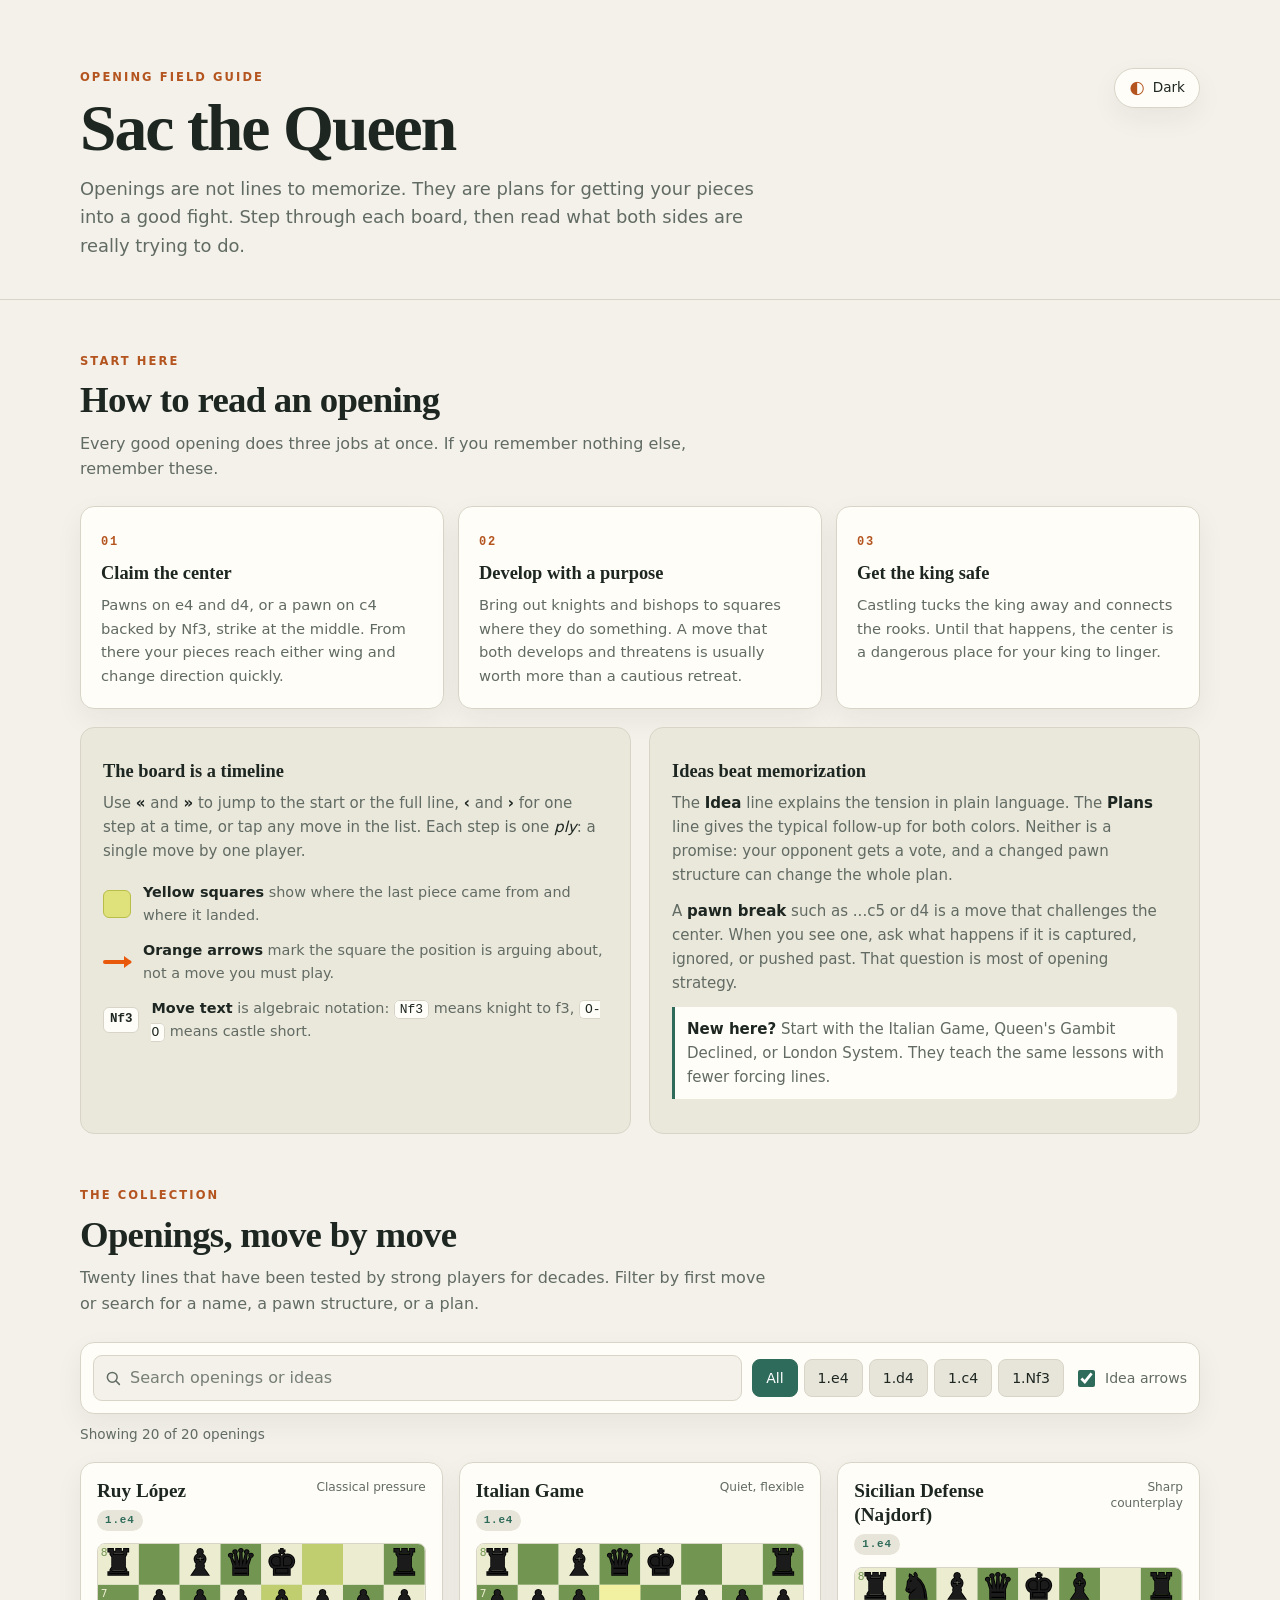
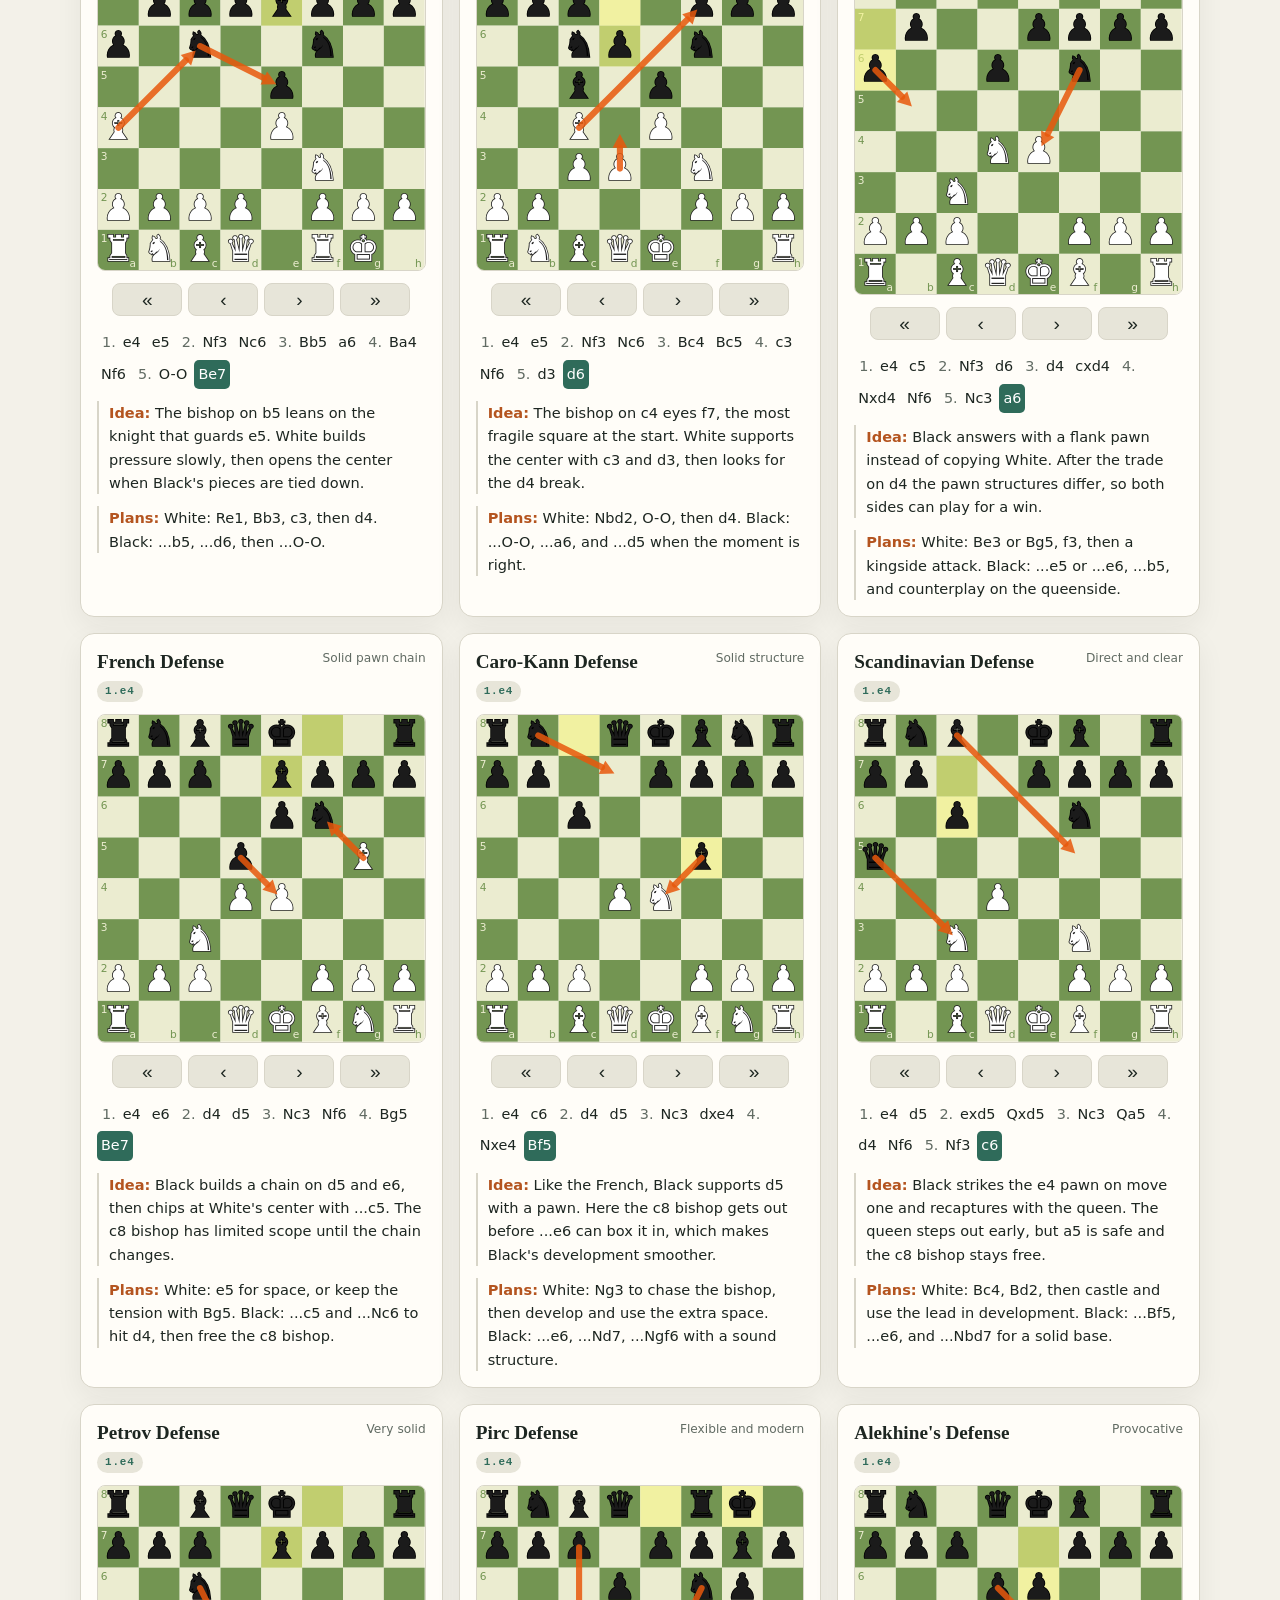
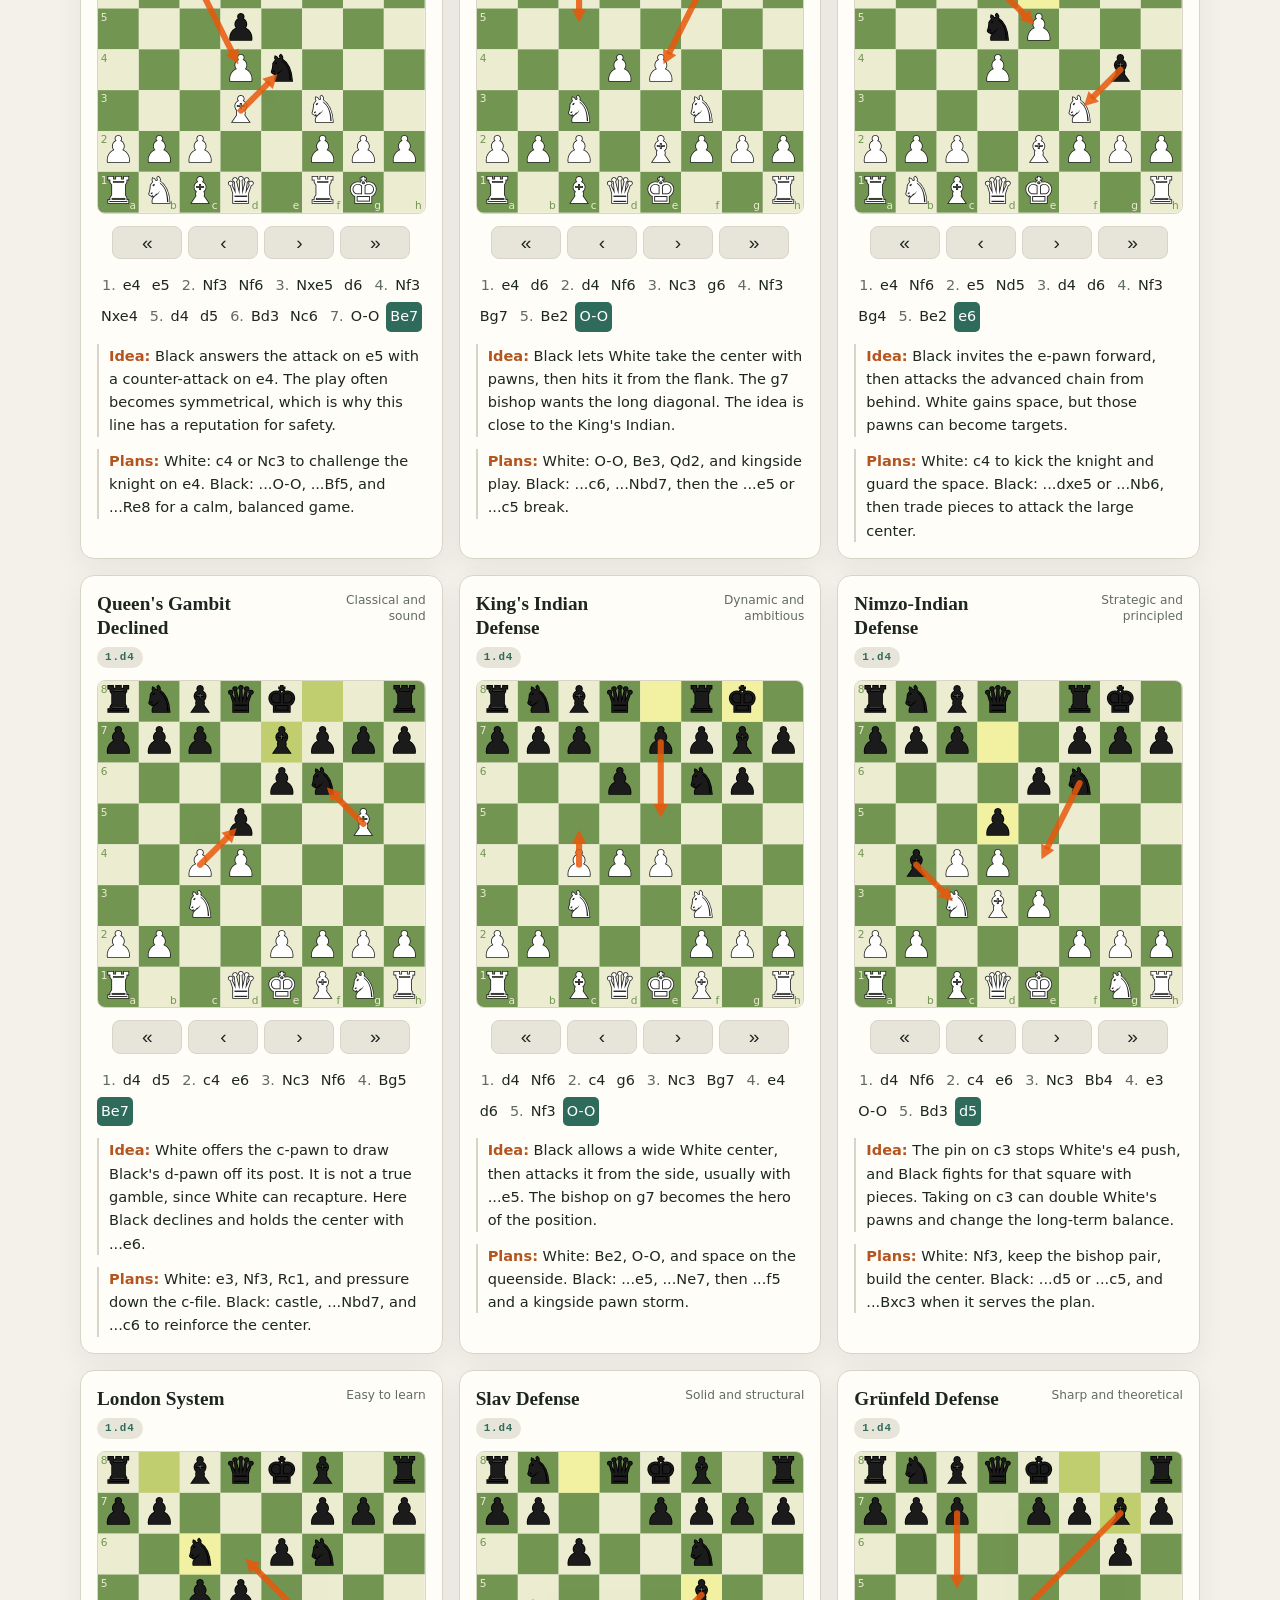
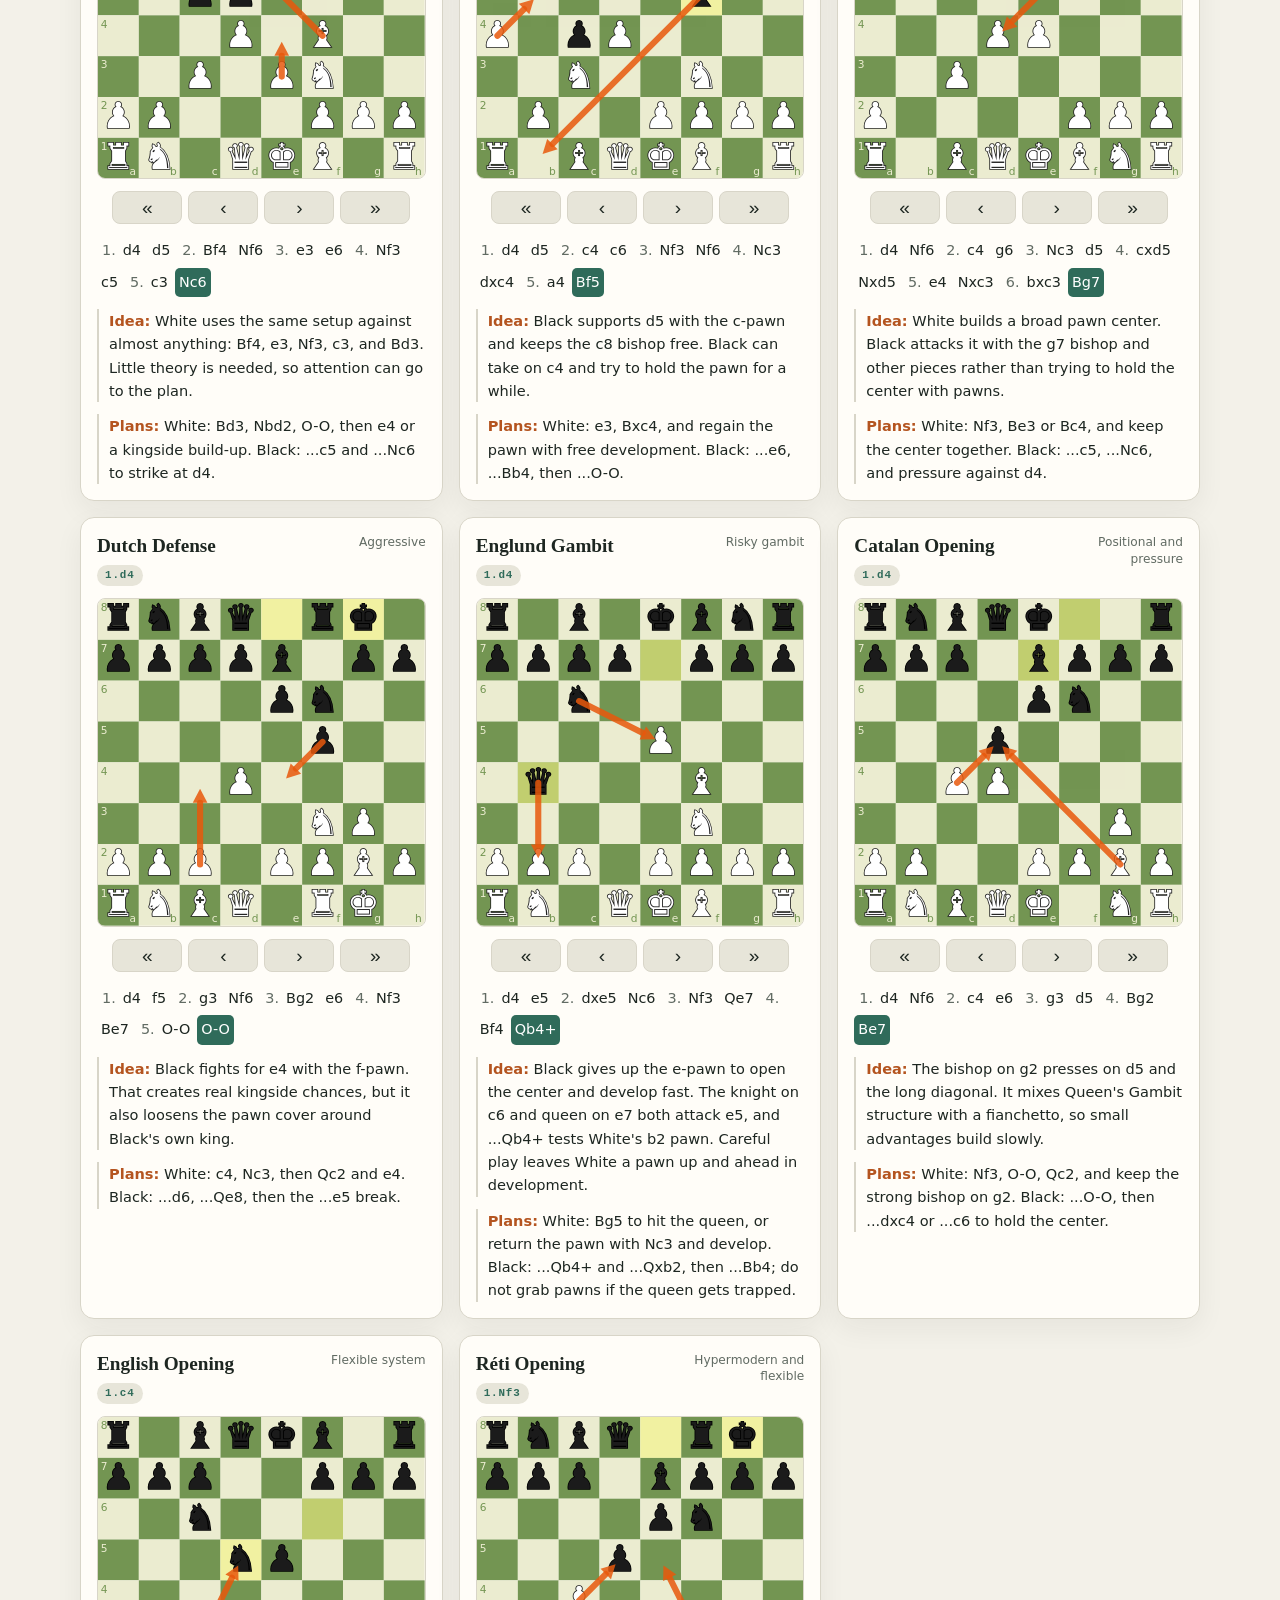
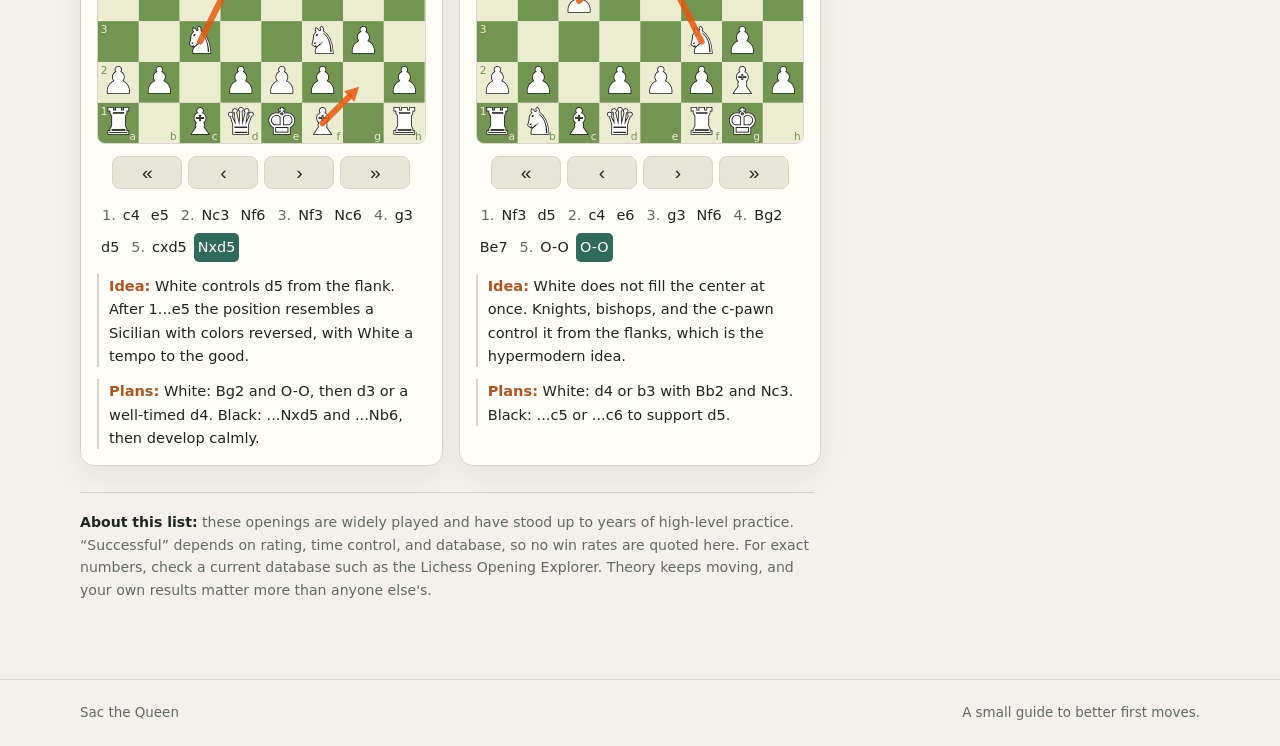
<file: index.html>
<!DOCTYPE html>
<html lang="en">
<head>
<meta charset="utf-8">
<meta name="viewport" content="width=device-width, initial-scale=1">
<title>Sac the Queen</title>
<meta http-equiv="refresh" content="0; url=/sacthequeen">
<link rel="canonical" href="/sacthequeen">
</head>
<body>
<p><a href="/sacthequeen">Continue to Sac the Queen</a></p>
<script>location.replace("/sacthequeen");</script>
</body>
</html>
</file>
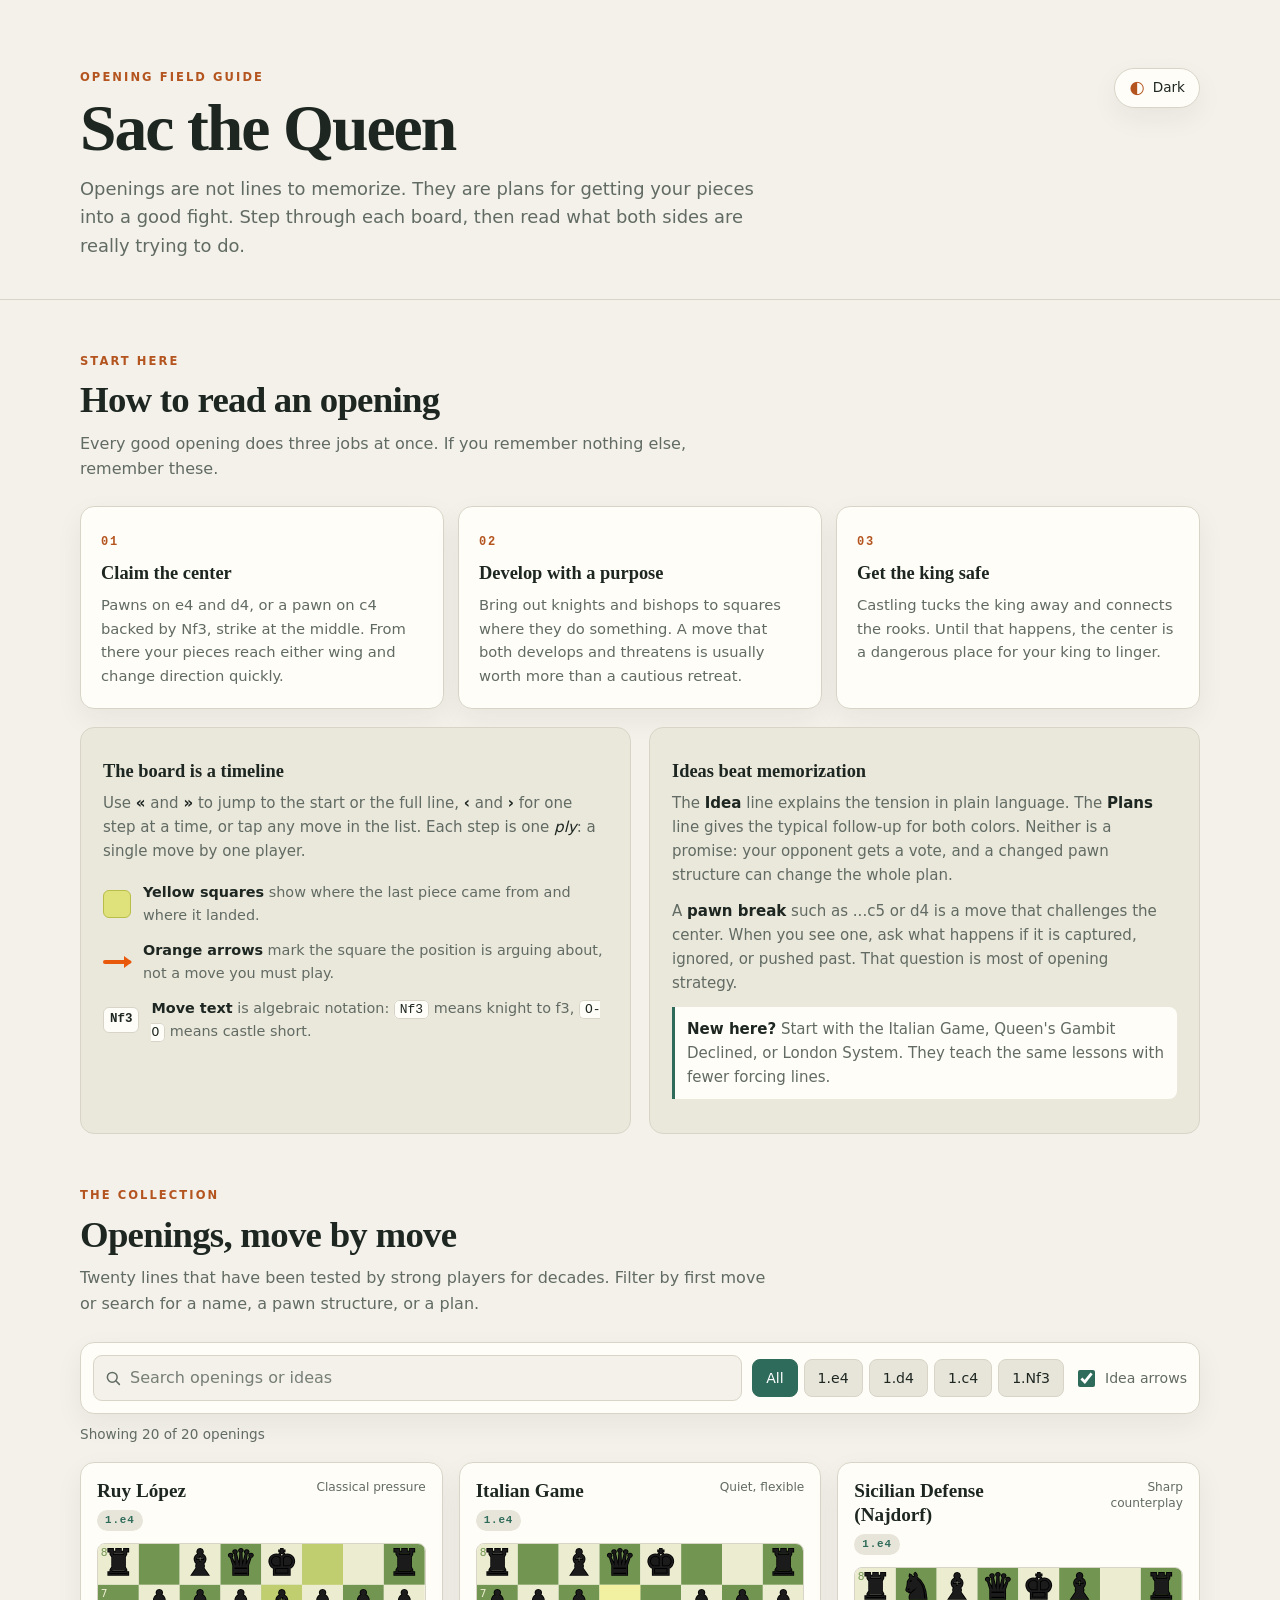
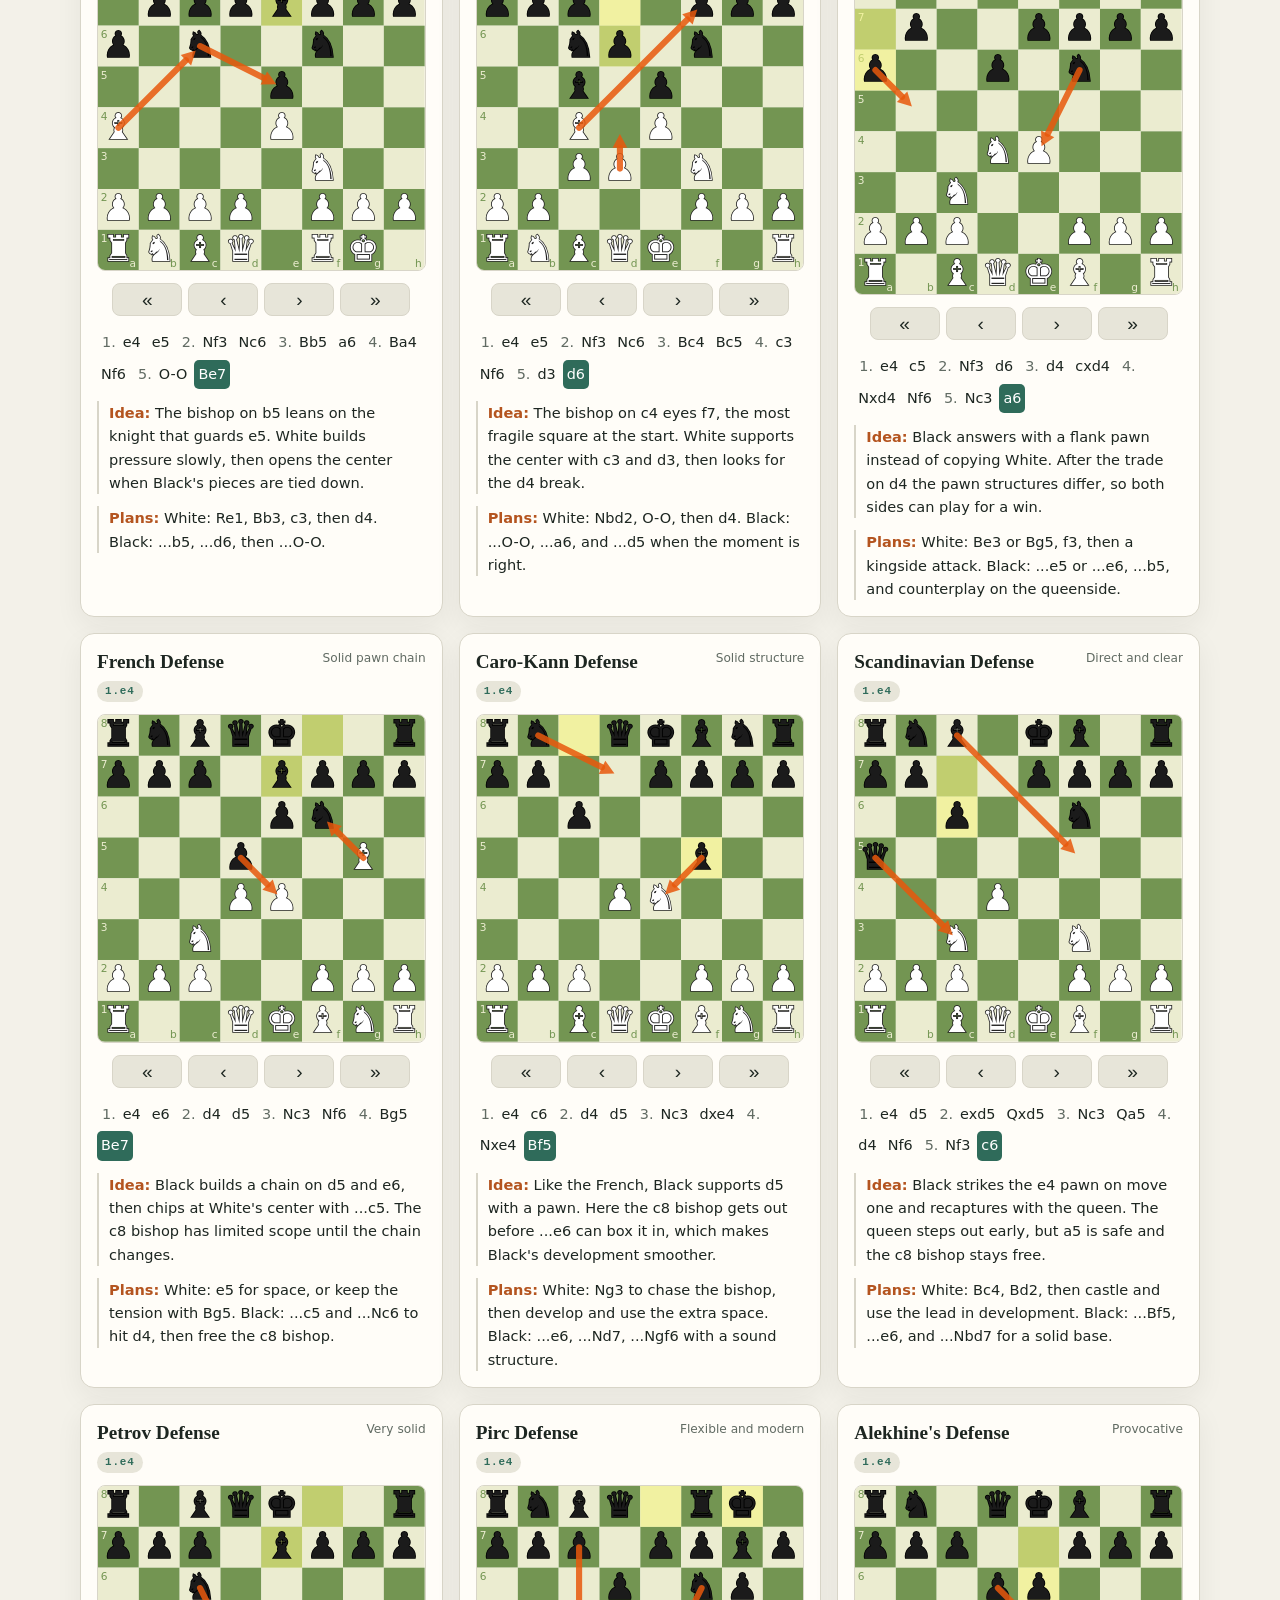
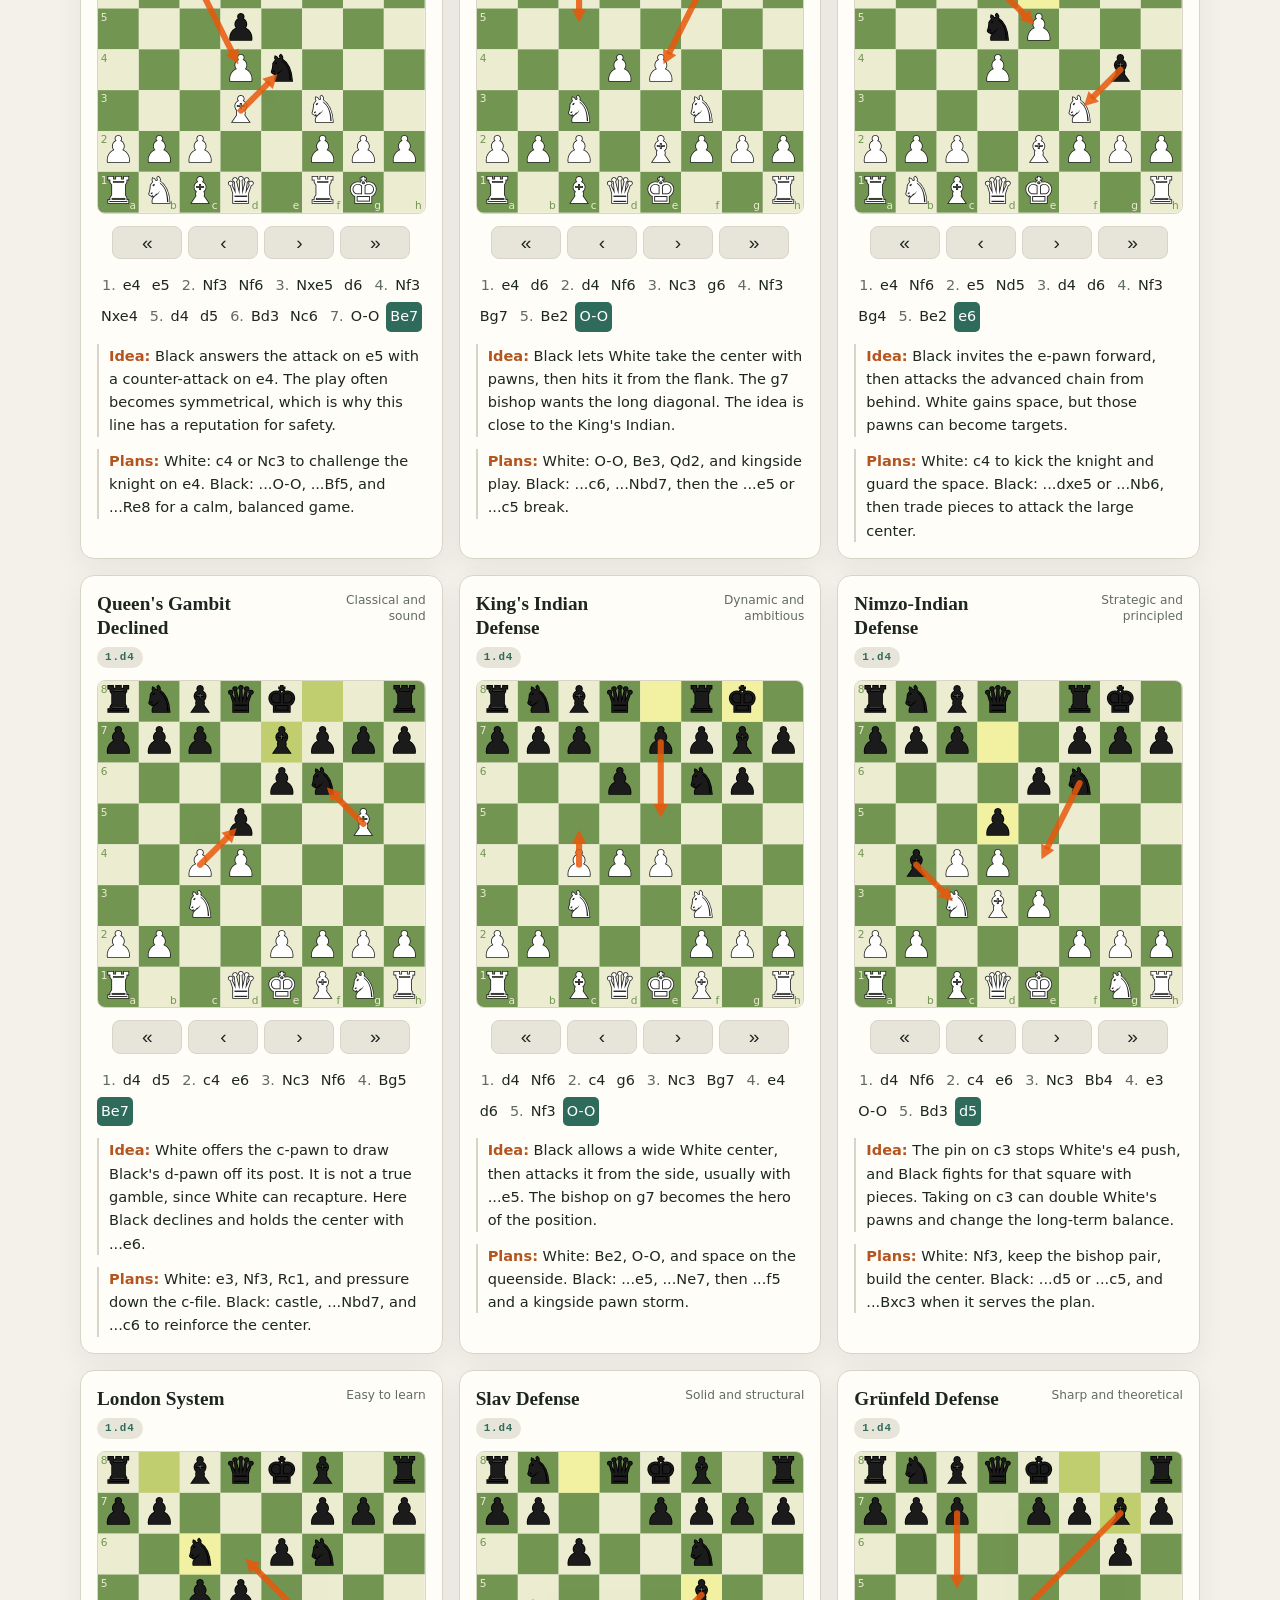
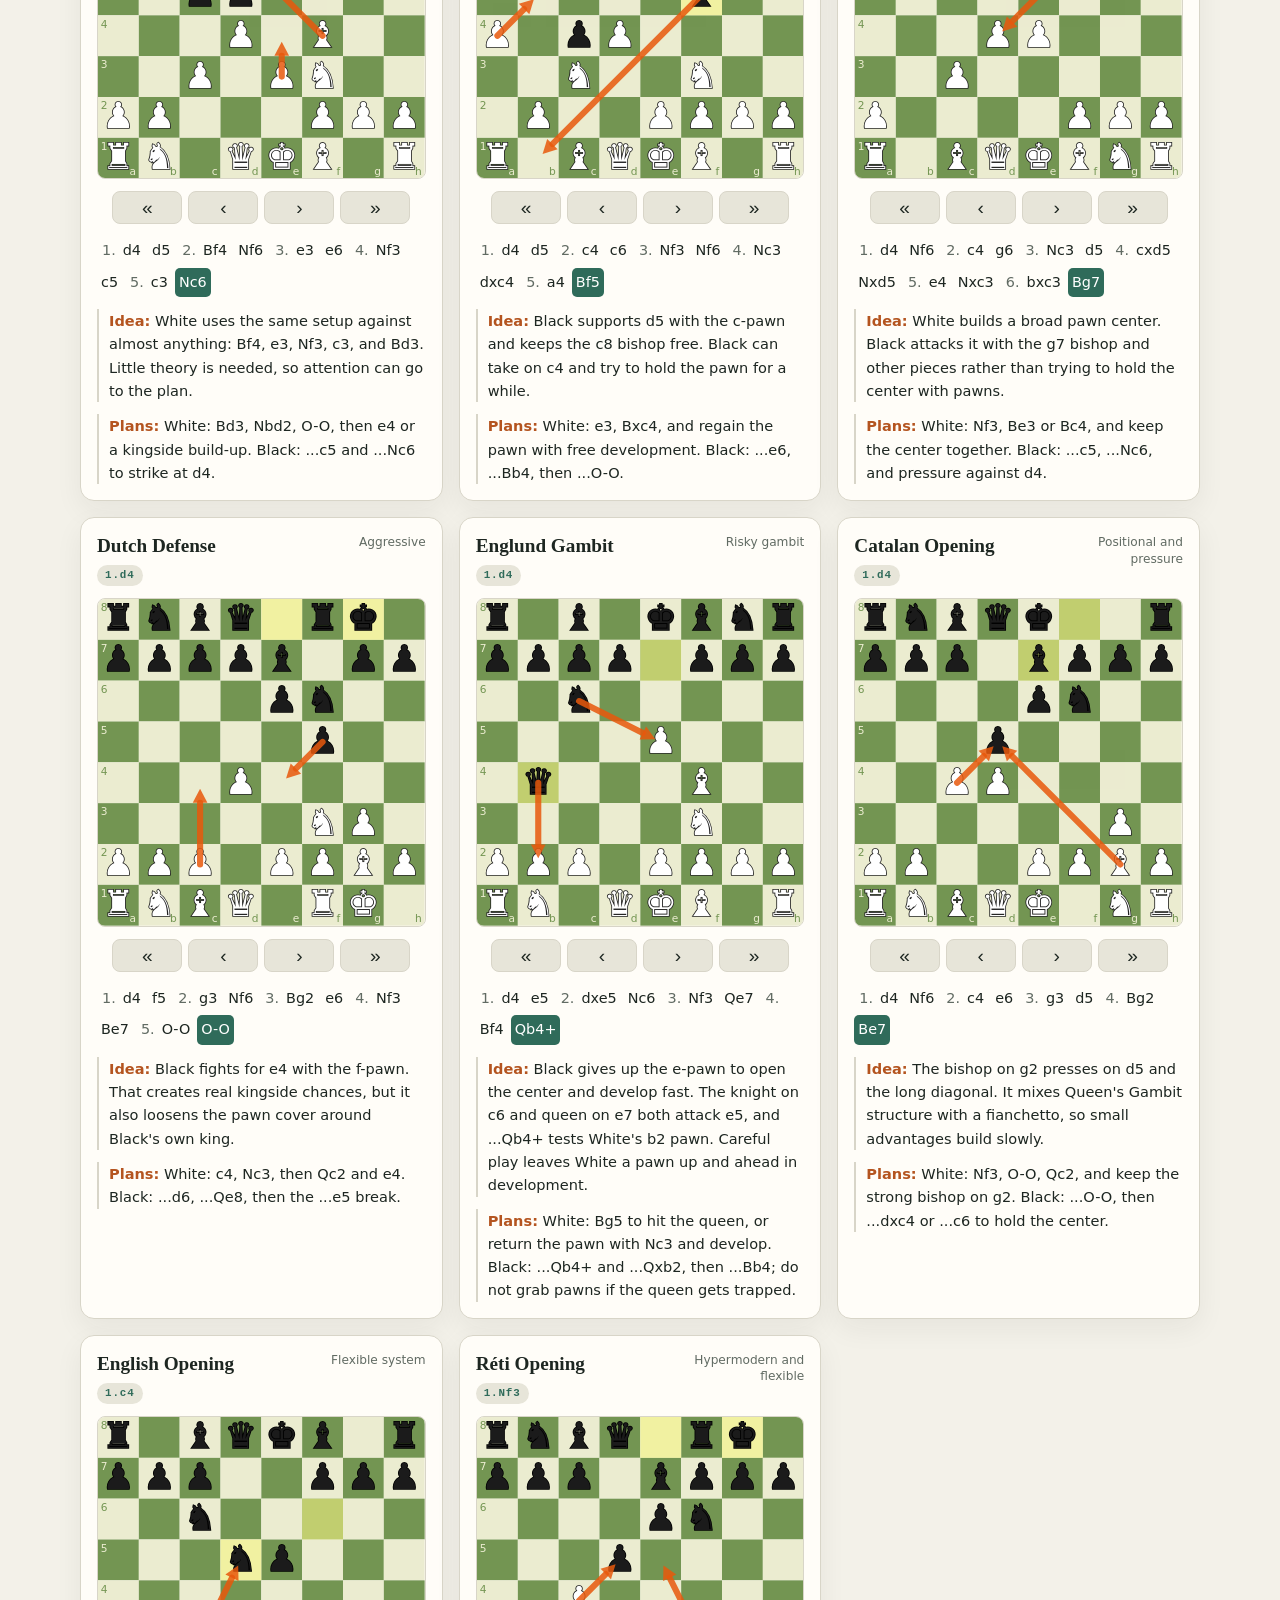
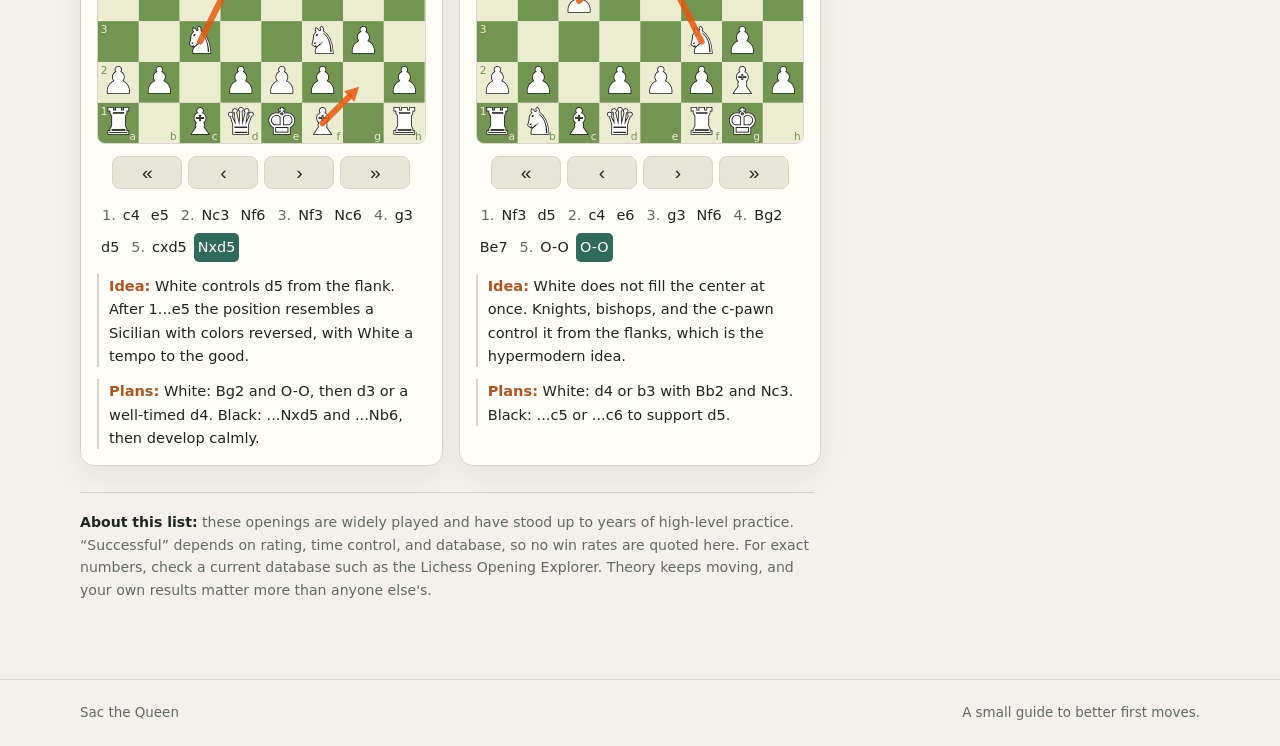
<file: sacthequeen/index.html>
<!DOCTYPE html>
<html lang="en">
<head>
<meta charset="utf-8">
<meta name="viewport" content="width=device-width, initial-scale=1, viewport-fit=cover">
<title>Sac the Queen — Chess Openings, Move by Move</title>
<meta name="description" content="A visual field guide to 20 trusted chess openings. Step through the moves, read the ideas, and learn the plans behind each position.">
<meta name="theme-color" content="#f3f1e9">
<meta property="og:type" content="website">
<meta property="og:title" content="Sac the Queen — Chess Openings, Move by Move">
<meta property="og:description" content="A visual field guide to 20 trusted chess openings. Step through the moves, read the ideas, and learn the plans.">
<link rel="stylesheet" href="/sacthequeen/styles.css">
<script src="/sacthequeen/app.js" defer></script>
</head>
<body>
<a class="skip" href="#openings">Skip to openings</a>
<header class="site-header">
  <div class="wrap header-inner">
    <div>
      <p class="eyebrow">Opening field guide</p>
      <h1>Sac the Queen</h1>
      <p class="lede">Openings are not lines to memorize. They are plans for getting your pieces into a good fight. Step through each board, then read what both sides are really trying to do.</p>
    </div>
    <button id="theme" class="theme" type="button" aria-label="Switch color theme">
      <span class="theme-icon" aria-hidden="true">◐</span>
      <span class="theme-label">Theme</span>
    </button>
  </div>
</header>
<main class="wrap">
  <section class="guide" id="guide" aria-labelledby="guide-title">
    <div class="section-head">
      <p class="kicker">Start here</p>
      <h2 id="guide-title">How to read an opening</h2>
      <p class="section-lede">Every good opening does three jobs at once. If you remember nothing else, remember these.</p>
    </div>
    <div class="principles">
      <article class="principle">
        <span class="num">01</span>
        <h3>Claim the center</h3>
        <p>Pawns on e4 and d4, or a pawn on c4 backed by Nf3, strike at the middle. From there your pieces reach either wing and change direction quickly.</p>
      </article>
      <article class="principle">
        <span class="num">02</span>
        <h3>Develop with a purpose</h3>
        <p>Bring out knights and bishops to squares where they do something. A move that both develops and threatens is usually worth more than a cautious retreat.</p>
      </article>
      <article class="principle">
        <span class="num">03</span>
        <h3>Get the king safe</h3>
        <p>Castling tucks the king away and connects the rooks. Until that happens, the center is a dangerous place for your king to linger.</p>
      </article>
    </div>
    <div class="guide-grid">
      <article class="explainer">
        <h3>The board is a timeline</h3>
        <p>Use <b>«</b> and <b>»</b> to jump to the start or the full line, <b>‹</b> and <b>›</b> for one step at a time, or tap any move in the list. Each step is one <em>ply</em>: a single move by one player.</p>
        <ul class="legend">
          <li><span class="swatch yellow" aria-hidden="true"></span><span><b>Yellow squares</b> show where the last piece came from and where it landed.</span></li>
          <li><span class="swatch orange" aria-hidden="true"></span><span><b>Orange arrows</b> mark the square the position is arguing about, not a move you must play.</span></li>
          <li><span class="swatch notation" aria-hidden="true">Nf3</span><span><b>Move text</b> is algebraic notation: <code>Nf3</code> means knight to f3, <code>O-O</code> means castle short.</span></li>
        </ul>
      </article>
      <article class="explainer">
        <h3>Ideas beat memorization</h3>
        <p>The <b>Idea</b> line explains the tension in plain language. The <b>Plans</b> line gives the typical follow-up for both colors. Neither is a promise: your opponent gets a vote, and a changed pawn structure can change the whole plan.</p>
        <p>A <b>pawn break</b> such as ...c5 or d4 is a move that challenges the center. When you see one, ask what happens if it is captured, ignored, or pushed past. That question is most of opening strategy.</p>
        <p class="hint"><b>New here?</b> Start with the Italian Game, Queen's Gambit Declined, or London System. They teach the same lessons with fewer forcing lines.</p>
      </article>
    </div>
  </section>

  <section class="openings" id="openings" aria-labelledby="openings-title">
    <div class="section-head">
      <p class="kicker">The collection</p>
      <h2 id="openings-title">Openings, move by move</h2>
      <p class="section-lede">Twenty lines that have been tested by strong players for decades. Filter by first move or search for a name, a pawn structure, or a plan.</p>
    </div>
    <div class="toolbar">
      <label class="search">
        <span class="sr-only">Search openings</span>
        <svg viewBox="0 0 24 24" aria-hidden="true"><circle cx="11" cy="11" r="6.5"/><path d="m16 16 4.5 4.5"/></svg>
        <input id="search" type="search" placeholder="Search openings or ideas" autocomplete="off">
      </label>
      <div class="filters" role="group" aria-label="Filter by first move">
        <button class="chip" type="button" data-f="all" aria-pressed="true">All</button>
        <button class="chip" type="button" data-f="e4" aria-pressed="false">1.e4</button>
        <button class="chip" type="button" data-f="d4" aria-pressed="false">1.d4</button>
        <button class="chip" type="button" data-f="c4" aria-pressed="false">1.c4</button>
        <button class="chip" type="button" data-f="Nf3" aria-pressed="false">1.Nf3</button>
      </div>
      <label class="toggle"><input type="checkbox" id="ar" checked><span>Idea arrows</span></label>
    </div>
    <p id="count" class="count" aria-live="polite"></p>
    <div class="grid" id="grid"></div>
    <p id="empty" class="empty" hidden>No openings match that search. Try a shorter word, or choose <b>All</b> above.</p>
    <p class="note"><b>About this list:</b> these openings are widely played and have stood up to years of high-level practice. “Successful” depends on rating, time control, and database, so no win rates are quoted here. For exact numbers, check a current database such as the Lichess Opening Explorer. Theory keeps moving, and your own results matter more than anyone else's.</p>
  </section>
</main>
<footer class="site-footer">
  <div class="wrap"><span>Sac the Queen</span><span>A small guide to better first moves.</span></div>
</footer>
</body>
</html>
</file>
<file: sacthequeen/styles.css>
:root{--bg:#f3f1e9;--bg2:#eae7db;--fg:#1d2621;--mut:#616b63;--card:#fffdf8;--bd:#d8d5c8;--ac:#2f6b5a;--ac2:#b4541f;--chip:#e7e5d9;--on-ac:#fff;--shadow:0 10px 28px rgba(29,38,33,.06);--radius:14px;color-scheme:light;box-sizing:border-box}
*,*::before,*::after{box-sizing:inherit}
@media (prefers-color-scheme:dark){:root:not([data-theme=light]){color-scheme:dark;--bg:#111613;--bg2:#19211c;--fg:#e8eee9;--mut:#a0aea5;--card:#1a221d;--bd:#303b34;--ac:#79c9a9;--ac2:#f0a567;--chip:#27322b;--on-ac:#101712;--shadow:0 10px 28px rgba(0,0,0,.22)}}
:root[data-theme=dark]{color-scheme:dark;--bg:#111613;--bg2:#19211c;--fg:#e8eee9;--mut:#a0aea5;--card:#1a221d;--bd:#303b34;--ac:#79c9a9;--ac2:#f0a567;--chip:#27322b;--on-ac:#101712;--shadow:0 10px 28px rgba(0,0,0,.22)}
html{scroll-behavior:smooth;scroll-padding-top:20px}
@media (prefers-reduced-motion:reduce){html{scroll-behavior:auto}}
body{margin:0;background:radial-gradient(900px 420px at 85% -10%,var(--bg2),transparent 70%),var(--bg);color:var(--fg);font:16px/1.6 system-ui,-apple-system,"Segoe UI",Roboto,sans-serif;-webkit-font-smoothing:antialiased}
.wrap{width:min(1120px,100% - 32px);margin-inline:auto}
.skip{position:absolute;left:-9999px;top:8px;background:var(--card);color:var(--fg);padding:10px 14px;border-radius:8px;z-index:10}
.skip:focus{left:16px}
.site-header{border-bottom:1px solid var(--bd)}
.header-inner{display:flex;justify-content:space-between;align-items:flex-start;gap:24px;padding:clamp(34px,7vw,68px) 0 38px}
.eyebrow,.kicker{margin:0 0 10px;color:var(--ac2);font-size:.72rem;font-weight:800;letter-spacing:.18em;text-transform:uppercase}
h1{font:700 clamp(2.4rem,7vw,4.1rem)/.98 "Iowan Old Style","Palatino Linotype",Palatino,Georgia,serif;letter-spacing:-.03em;margin:0 0 14px}
.lede{font-size:clamp(1rem,2vw,1.12rem);color:var(--mut);max-width:62ch;margin:0}
.theme{flex:none;display:inline-flex;align-items:center;gap:8px;border:1px solid var(--bd);background:var(--card);color:var(--fg);border-radius:999px;padding:8px 14px;font:inherit;font-size:.85rem;cursor:pointer;box-shadow:var(--shadow)}
.theme:hover{border-color:var(--ac)}
.theme-icon{font-size:1.1rem;line-height:1;color:var(--ac2)}
main{padding-bottom:64px}
.guide,.openings{padding-top:52px}
.section-head{max-width:68ch;margin-bottom:24px}
.section-head h2{font:700 clamp(1.6rem,4vw,2.3rem)/1.1 "Iowan Old Style","Palatino Linotype",Palatino,Georgia,serif;letter-spacing:-.02em;margin:0 0 10px}
.section-lede{color:var(--mut);margin:0}
.principles{display:grid;grid-template-columns:repeat(auto-fit,minmax(min(100%,240px),1fr));gap:14px}
.principle{background:var(--card);border:1px solid var(--bd);border-radius:var(--radius);padding:20px;box-shadow:var(--shadow)}
.num{font:800 .75rem/1 ui-monospace,SFMono-Regular,Menlo,monospace;letter-spacing:.14em;color:var(--ac2)}
.principle h3,.explainer h3{font:700 1.15rem/1.25 "Iowan Old Style","Palatino Linotype",Palatino,Georgia,serif;margin:10px 0 8px}
.principle p{font-size:.92rem;margin:0;color:var(--mut)}
.guide-grid{display:grid;grid-template-columns:repeat(auto-fit,minmax(min(100%,380px),1fr));gap:18px;margin-top:18px}
.explainer{background:var(--bg2);border:1px solid var(--bd);border-radius:var(--radius);padding:22px}
.explainer p{font-size:.94rem;margin:0 0 12px;color:var(--mut)}
.explainer b,.note b{color:var(--fg)}
.explainer em{color:var(--fg);font-style:italic}
code{font:.9em ui-monospace,SFMono-Regular,Menlo,monospace;background:var(--card);border:1px solid var(--bd);border-radius:5px;padding:1px 5px;color:var(--fg)}
.legend{list-style:none;margin:18px 0 0;padding:0;display:grid;gap:12px}
.legend li{display:flex;gap:12px;align-items:center;font-size:.9rem;color:var(--mut)}
.swatch{flex:0 0 auto;width:28px;height:28px;border-radius:6px}
.swatch.yellow{background:#dfe27b;border:1px solid #b9bd4a}
.swatch.orange{height:4px;width:28px;border-radius:2px;background:#e8590c;position:relative;margin-block:12px}
.swatch.orange::after{content:"";position:absolute;right:-1px;top:-4px;border-left:8px solid #e8590c;border-top:6px solid transparent;border-bottom:6px solid transparent}
.swatch.notation{width:auto;min-width:28px;height:auto;padding:3px 6px;background:var(--card);border:1px solid var(--bd);font:700 .78rem/1.4 ui-monospace,SFMono-Regular,Menlo,monospace;color:var(--fg)}
.hint{background:var(--card);border-left:3px solid var(--ac);padding:10px 12px;border-radius:0 8px 8px 0}
.toolbar{display:flex;flex-wrap:wrap;gap:10px;align-items:center;background:var(--card);border:1px solid var(--bd);border-radius:var(--radius);padding:12px;margin:26px 0 10px;box-shadow:var(--shadow)}
.search{flex:1 1 240px;display:flex;align-items:center;gap:8px;background:var(--bg);border:1px solid var(--bd);border-radius:9px;padding:0 10px}
.search svg{width:18px;height:18px;flex:none;fill:none;stroke:var(--mut);stroke-width:2;stroke-linecap:round}
.search input{border:0;outline:0;background:transparent;color:var(--fg);font:inherit;width:100%;padding:9px 0}
.search input::placeholder{color:var(--mut);opacity:.85}
.filters{display:flex;flex-wrap:wrap;gap:6px}
.chip{border:1px solid var(--bd);background:var(--chip);color:var(--fg);border-radius:8px;padding:7px 13px;font:inherit;font-size:.88rem;cursor:pointer}
.chip:hover{border-color:var(--ac)}
.chip[aria-pressed=true]{background:var(--ac);color:var(--on-ac);border-color:var(--ac)}
.toggle{display:flex;align-items:center;gap:7px;font-size:.88rem;color:var(--mut);white-space:nowrap;cursor:pointer}
.toggle input{accent-color:var(--ac);width:17px;height:17px;cursor:pointer}
.count{font-size:.85rem;color:var(--mut);margin:0 0 16px}
.grid{display:grid;grid-template-columns:repeat(auto-fill,minmax(min(100%,330px),1fr));gap:16px}
.card{background:var(--card);border:1px solid var(--bd);border-radius:var(--radius);padding:16px;display:flex;flex-direction:column;gap:12px;box-shadow:var(--shadow);transition:transform .18s ease,box-shadow .18s ease}
.card:hover{transform:translateY(-2px)}
@media (prefers-reduced-motion:reduce){.card{transition:none}}
.card[hidden]{display:none}
.card-head{display:flex;justify-content:space-between;align-items:flex-start;gap:10px}
.card h3{font:700 1.2rem/1.25 "Iowan Old Style","Palatino Linotype",Palatino,Georgia,serif;margin:0}
.tag{font-size:.76rem;color:var(--mut);text-align:right;max-width:18ch;line-height:1.35}
.badge{display:inline-block;margin-top:7px;font:800 .68rem/1 ui-monospace,SFMono-Regular,Menlo,monospace;letter-spacing:.08em;color:var(--ac);background:var(--chip);border-radius:999px;padding:5px 8px}
svg.board{width:100%;height:auto;display:block;border-radius:8px;border:1px solid var(--bd)}
svg.board .p{font-family:"Segoe UI Symbol","Noto Sans Symbols 2","Apple Symbols","DejaVu Sans",serif}
.ctl{display:flex;gap:6px;justify-content:center}
.ctl button{flex:1;max-width:70px;border:1px solid var(--bd);background:var(--chip);color:var(--fg);border-radius:8px;padding:6px 0;font-size:1.2rem;line-height:1;cursor:pointer}
.ctl button:hover{background:var(--bg2);border-color:var(--ac)}
.mv{font-size:.9rem;display:flex;flex-wrap:wrap;gap:2px 3px;align-items:center;line-height:1.9}
.mv em{color:var(--mut);font-style:normal;margin-left:5px}
.mv [data-j]{cursor:pointer;padding:1px 4px;border-radius:5px}
.mv [data-j]:hover{background:var(--chip)}
.mv [data-j].on{background:var(--ac);color:var(--on-ac)}
.card p{margin:0;font-size:.91rem}
.card p b{color:var(--ac2)}
.idea,.plan{padding-left:10px;border-left:2px solid var(--bd)}
.empty{background:var(--card);border:1px dashed var(--bd);border-radius:var(--radius);padding:24px;text-align:center;color:var(--mut);margin:0}
.note{margin-top:26px;padding-top:18px;border-top:1px solid var(--bd);color:var(--mut);font-size:.88rem;max-width:82ch}
.site-footer{border-top:1px solid var(--bd);color:var(--mut);font-size:.84rem}
.site-footer .wrap{display:flex;justify-content:space-between;gap:12px;padding:22px 0}
:focus-visible{outline:2px solid var(--ac2);outline-offset:2px}
.sr-only{position:absolute;width:1px;height:1px;padding:0;margin:-1px;overflow:hidden;clip:rect(0,0,0,0);white-space:nowrap;border:0}
</file>
